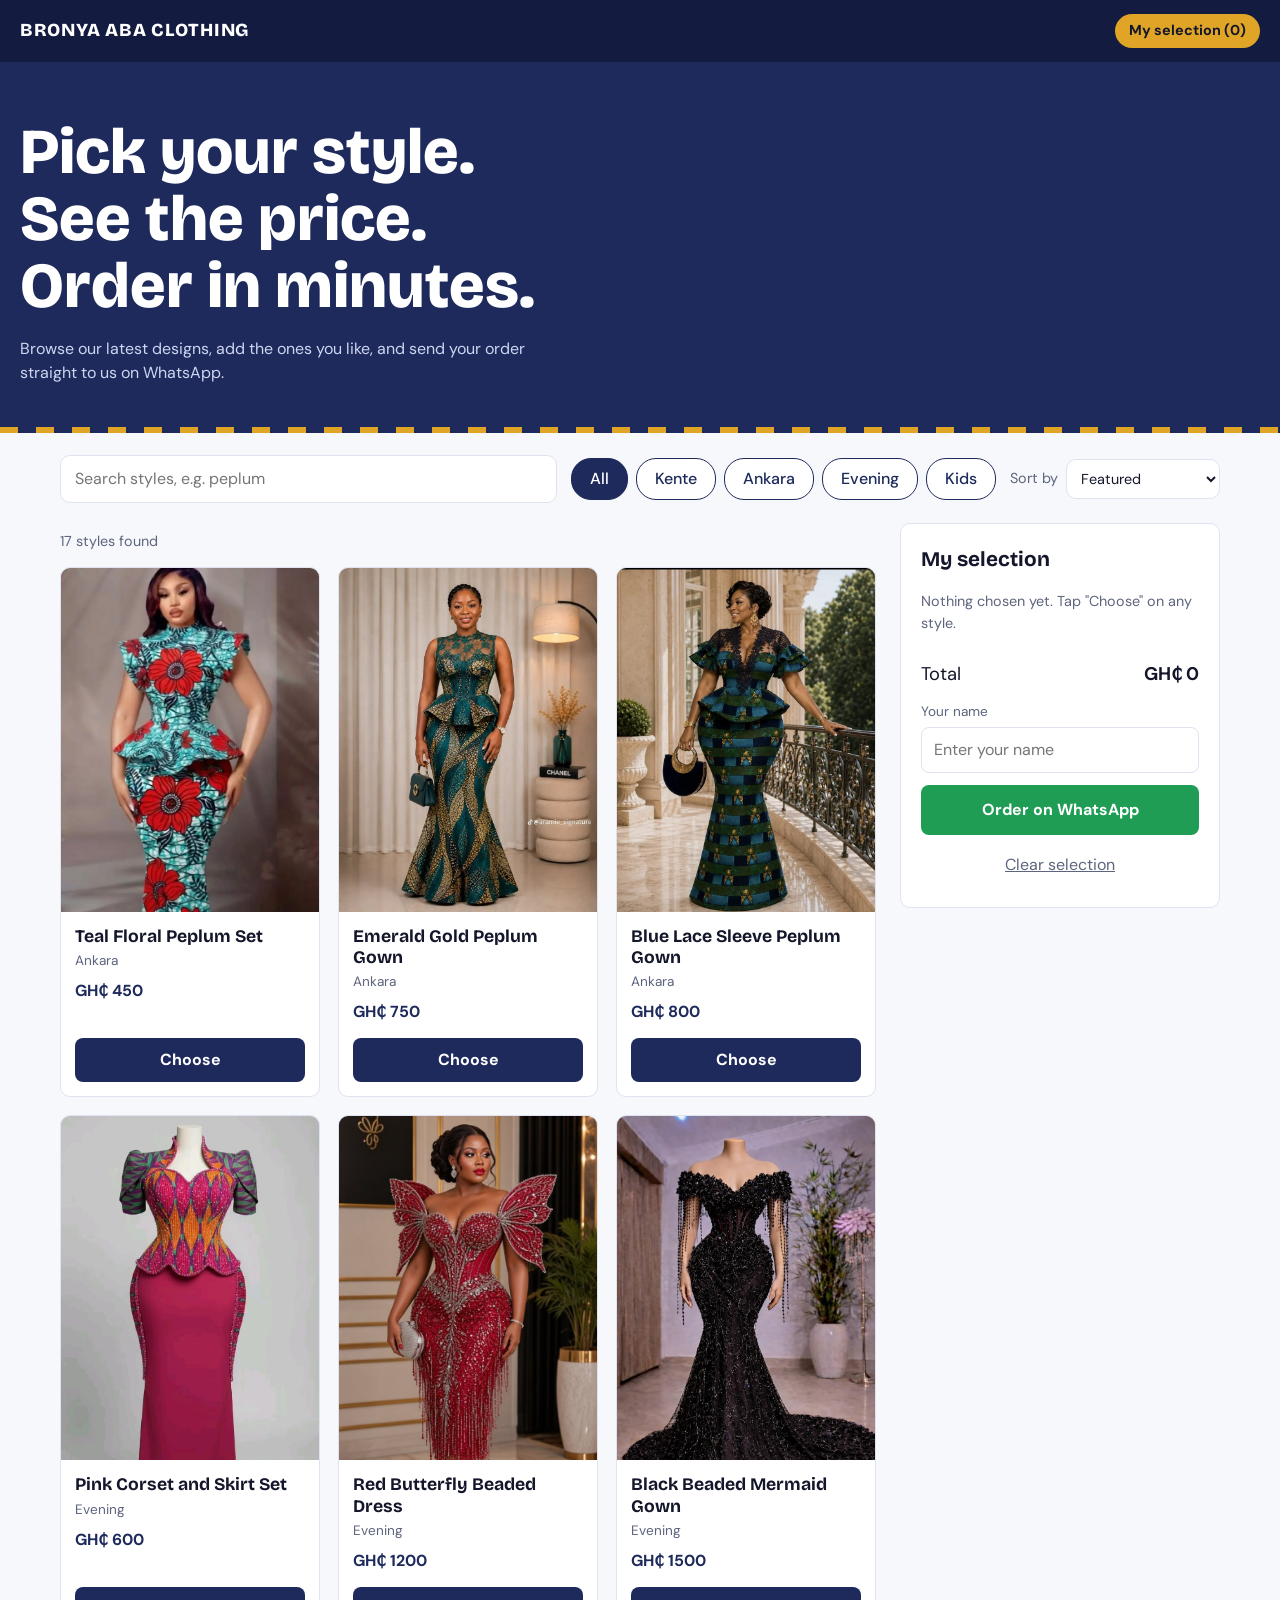
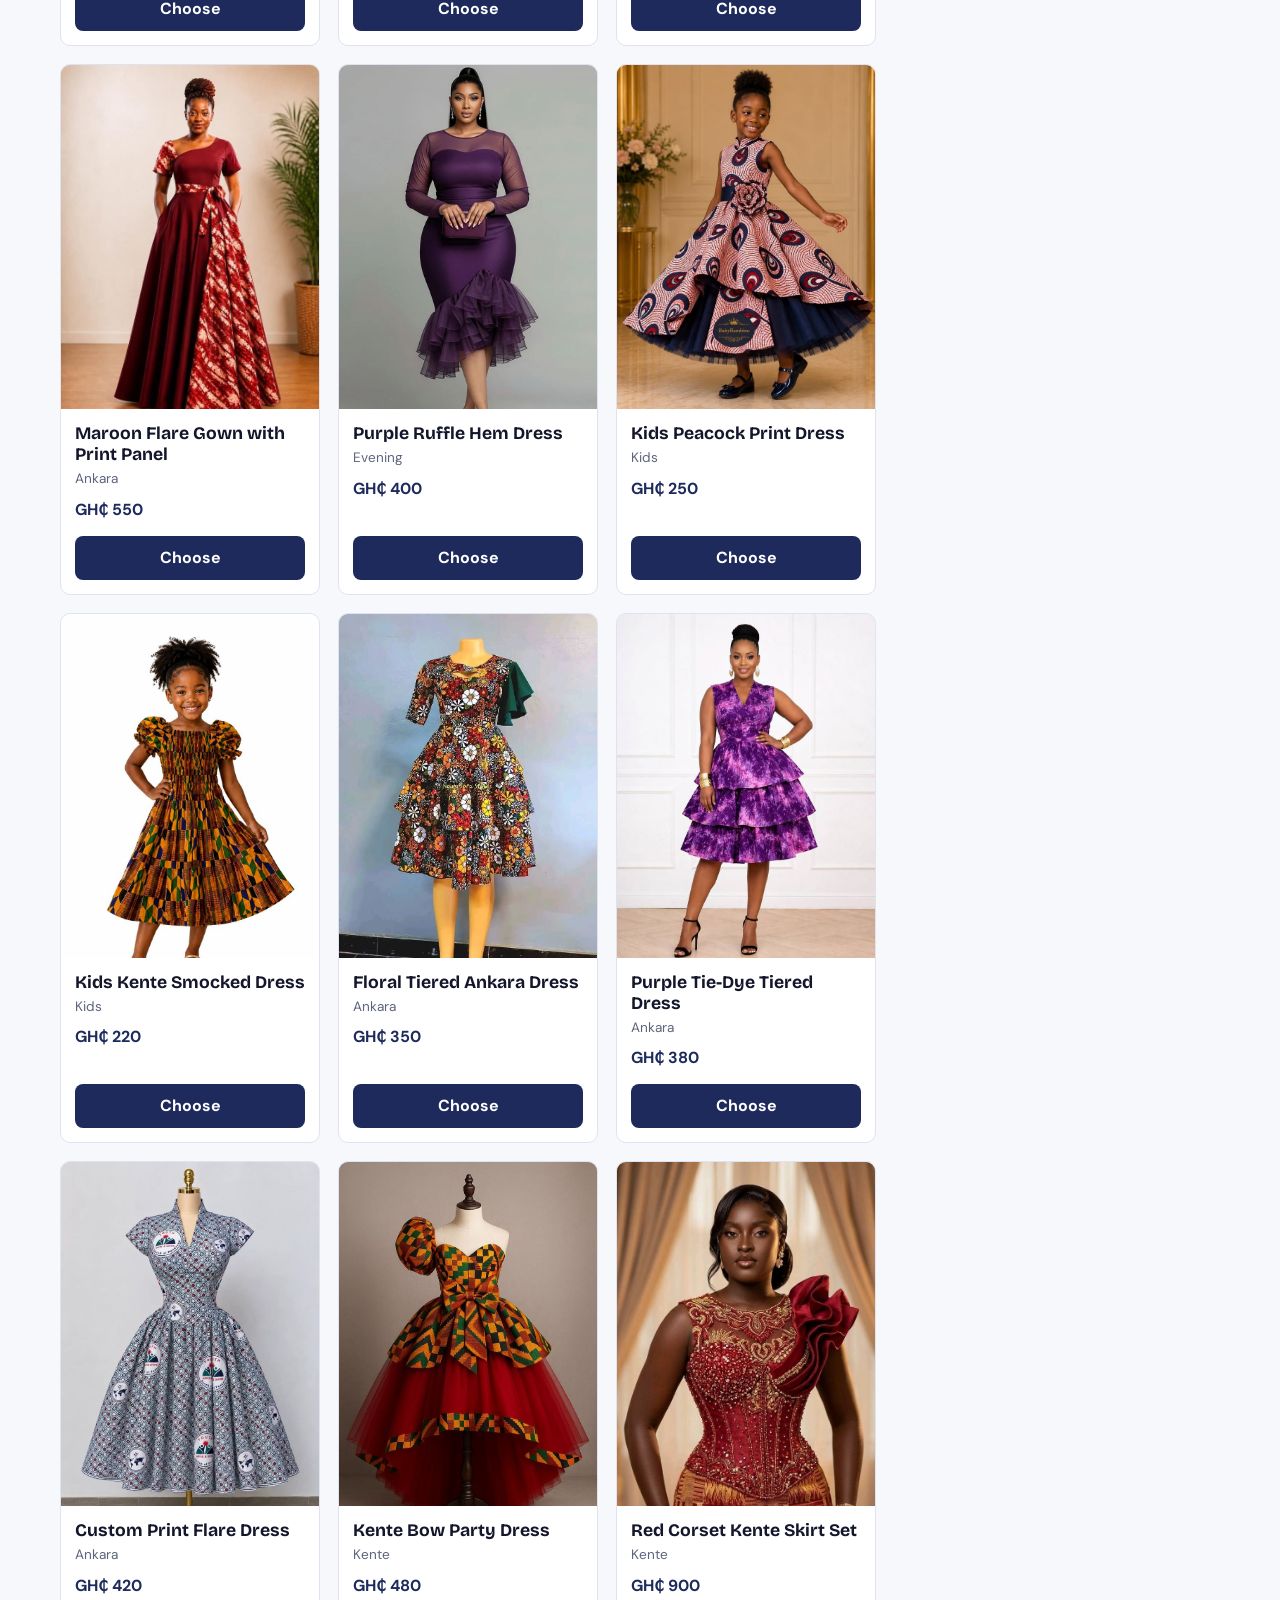
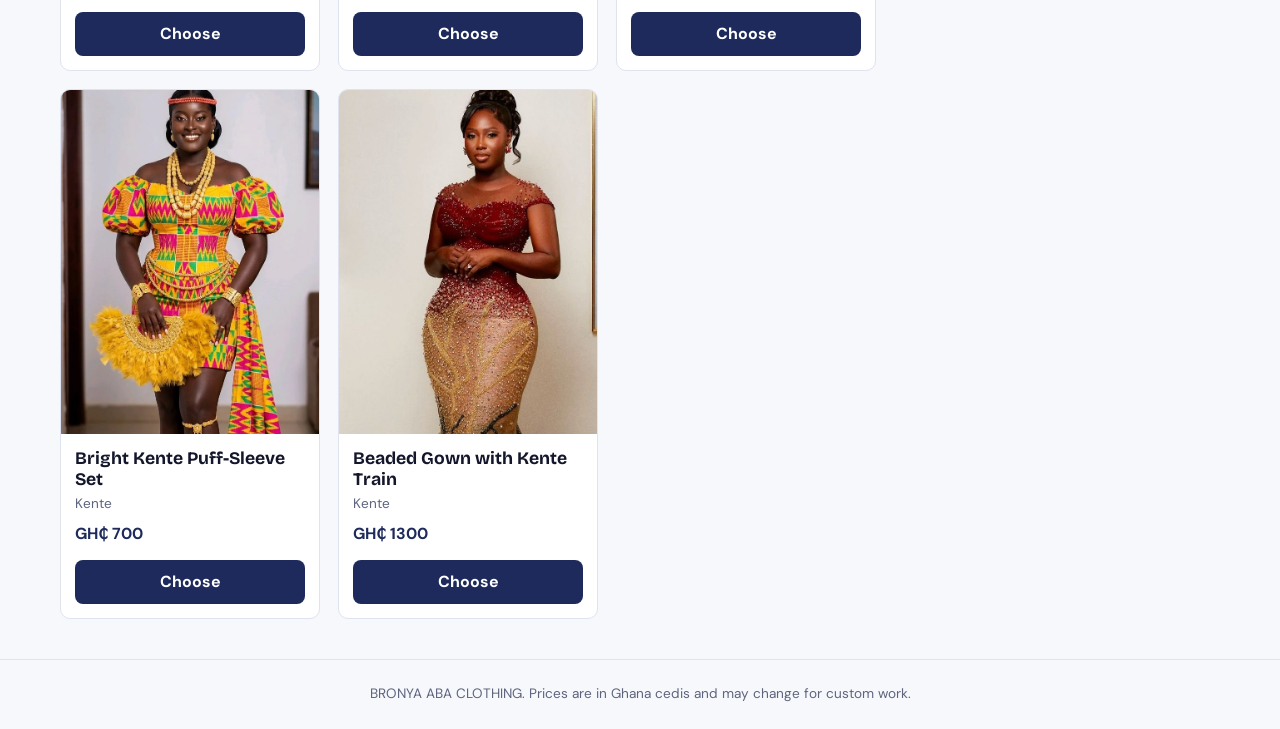
<file: index.html>
<!DOCTYPE html>
<html lang="en">
<head>
  <meta charset="UTF-8">
  <meta name="viewport" content="width=device-width, initial-scale=1.0">
  <title>BRONYA ABA CLOTHING | Choose your style</title>
  <link rel="preconnect" href="https://fonts.googleapis.com">
  <link rel="preconnect" href="https://fonts.gstatic.com" crossorigin>
  <link href="https://fonts.googleapis.com/css2?family=Bricolage+Grotesque:wght@600;800&family=DM+Sans:wght@400;500;700&display=swap" rel="stylesheet">
  <link rel="stylesheet" href="style.css">
</head>
<body>

  <header class="top">
    <a href="#" class="brand">BRONYA ABA CLOTHING</a>
    <a href="#selection" class="top-count">My selection (<span id="count">0</span>)</a>
  </header>

  <section class="hero">
    <h1>Pick your style.<br>See the price.<br>Order in minutes.</h1>
    <p>Browse our latest designs, add the ones you like, and send your order straight to us on WhatsApp.</p>
  </section>

  <section class="controls" aria-label="Find a style">
    <input type="search" id="search" placeholder="Search styles, e.g. peplum" aria-label="Search styles">

    <div class="chips" id="filters" role="group" aria-label="Category">
      <button class="chip active" data-category="all">All</button>
      <button class="chip" data-category="kente">Kente</button>
      <button class="chip" data-category="ankara">Ankara</button>
      <button class="chip" data-category="evening">Evening</button>
      <button class="chip" data-category="kids">Kids</button>
    </div>

    <label class="sort">
      Sort by
      <select id="sort">
        <option value="default">Featured</option>
        <option value="low">Price: low to high</option>
        <option value="high">Price: high to low</option>
      </select>
    </label>
  </section>

  <div class="layout">
    <main>
      <p class="result-note" id="result-note" aria-live="polite"></p>
      <div id="product-grid" class="grid"></div>
    </main>

    <aside id="selection" class="selection">
      <h2>My selection</h2>
      <ul id="selection-list" class="selection-list"></ul>
      <p class="empty" id="empty">Nothing chosen yet. Tap "Choose" on any style.</p>

      <div class="total-row">
        <span>Total</span>
        <strong>GH₵ <span id="total">0</span></strong>
      </div>

      <label class="note-label" for="customer-name">Your name</label>
      <input type="text" id="customer-name" placeholder="Enter your name">

      <button id="order-btn" class="order-btn">Order on WhatsApp</button>
      <button id="clear-btn" class="clear-btn">Clear selection</button>
    </aside>
  </div>

  <footer>
    <p>BRONYA ABA CLOTHING. Prices are in Ghana cedis and may change for custom work.</p>
  </footer>

  <script src="script.js"></script>
</body>
</html>
</file>
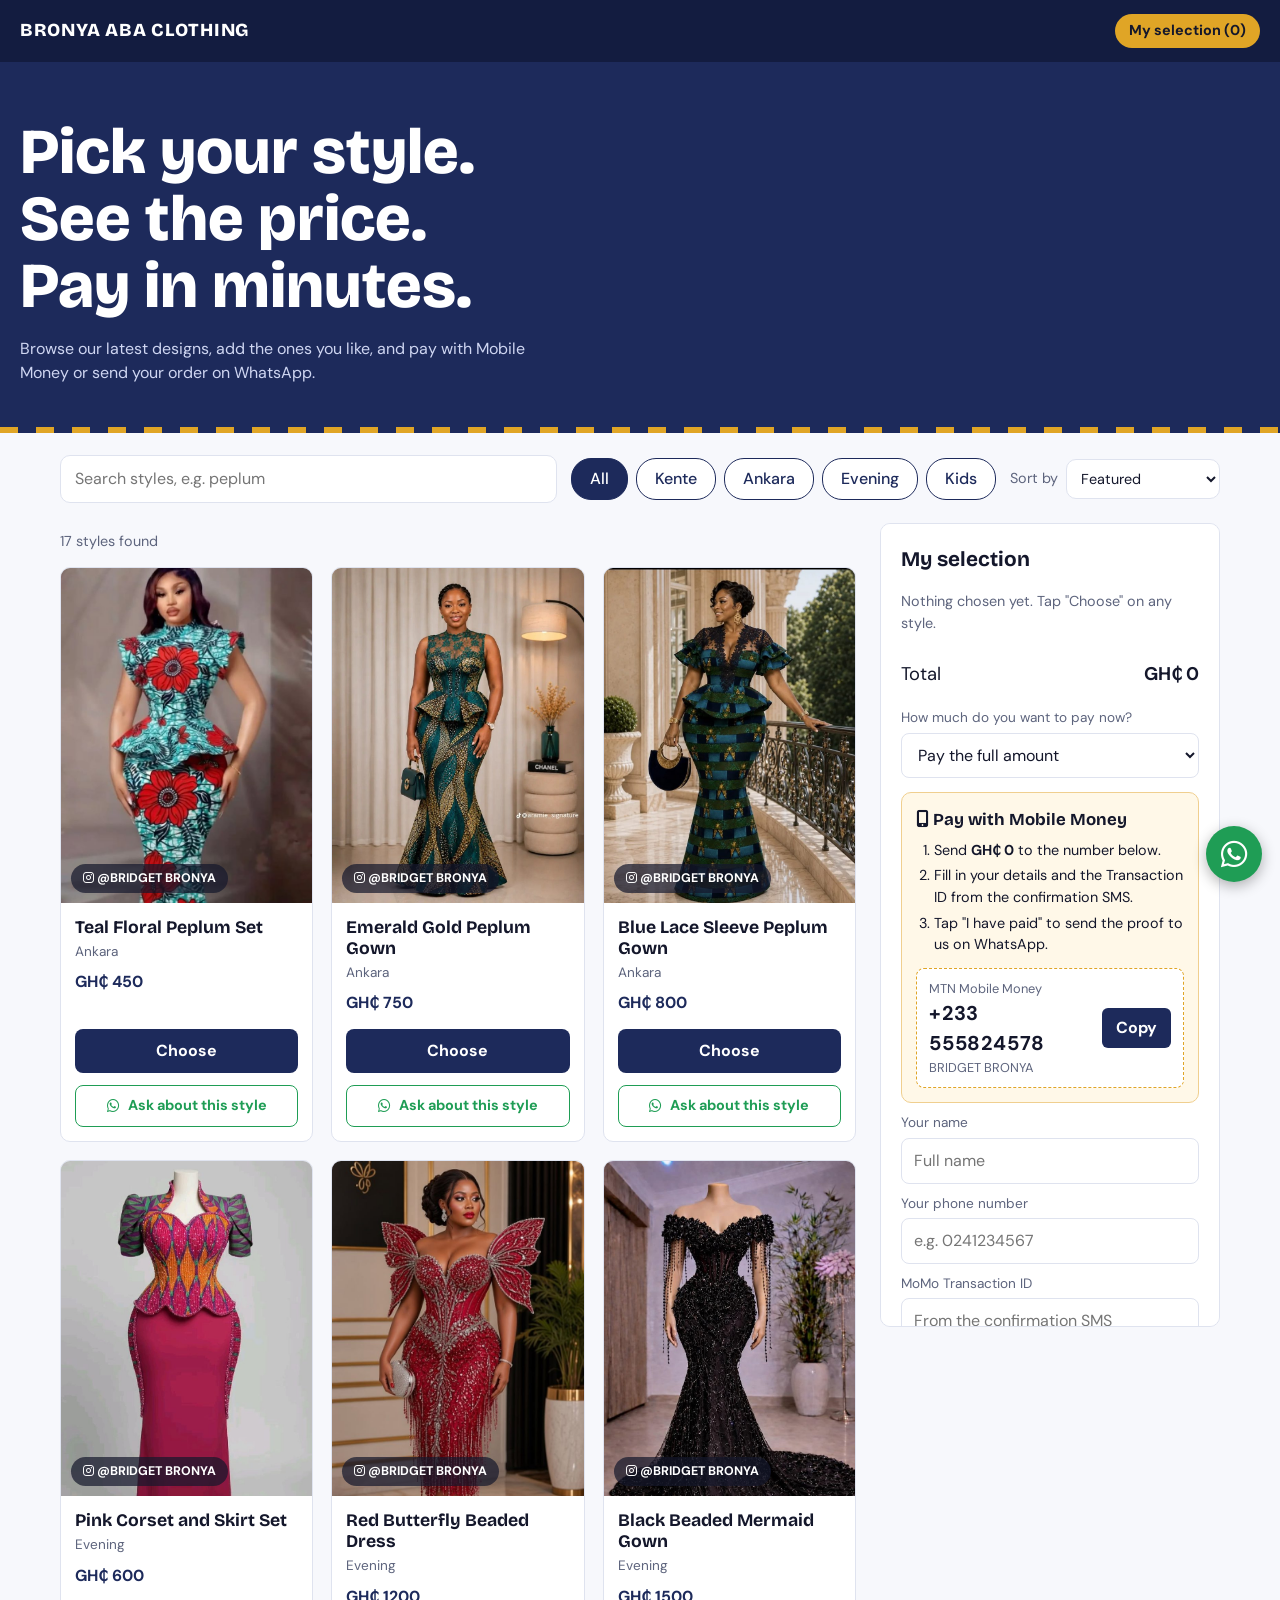
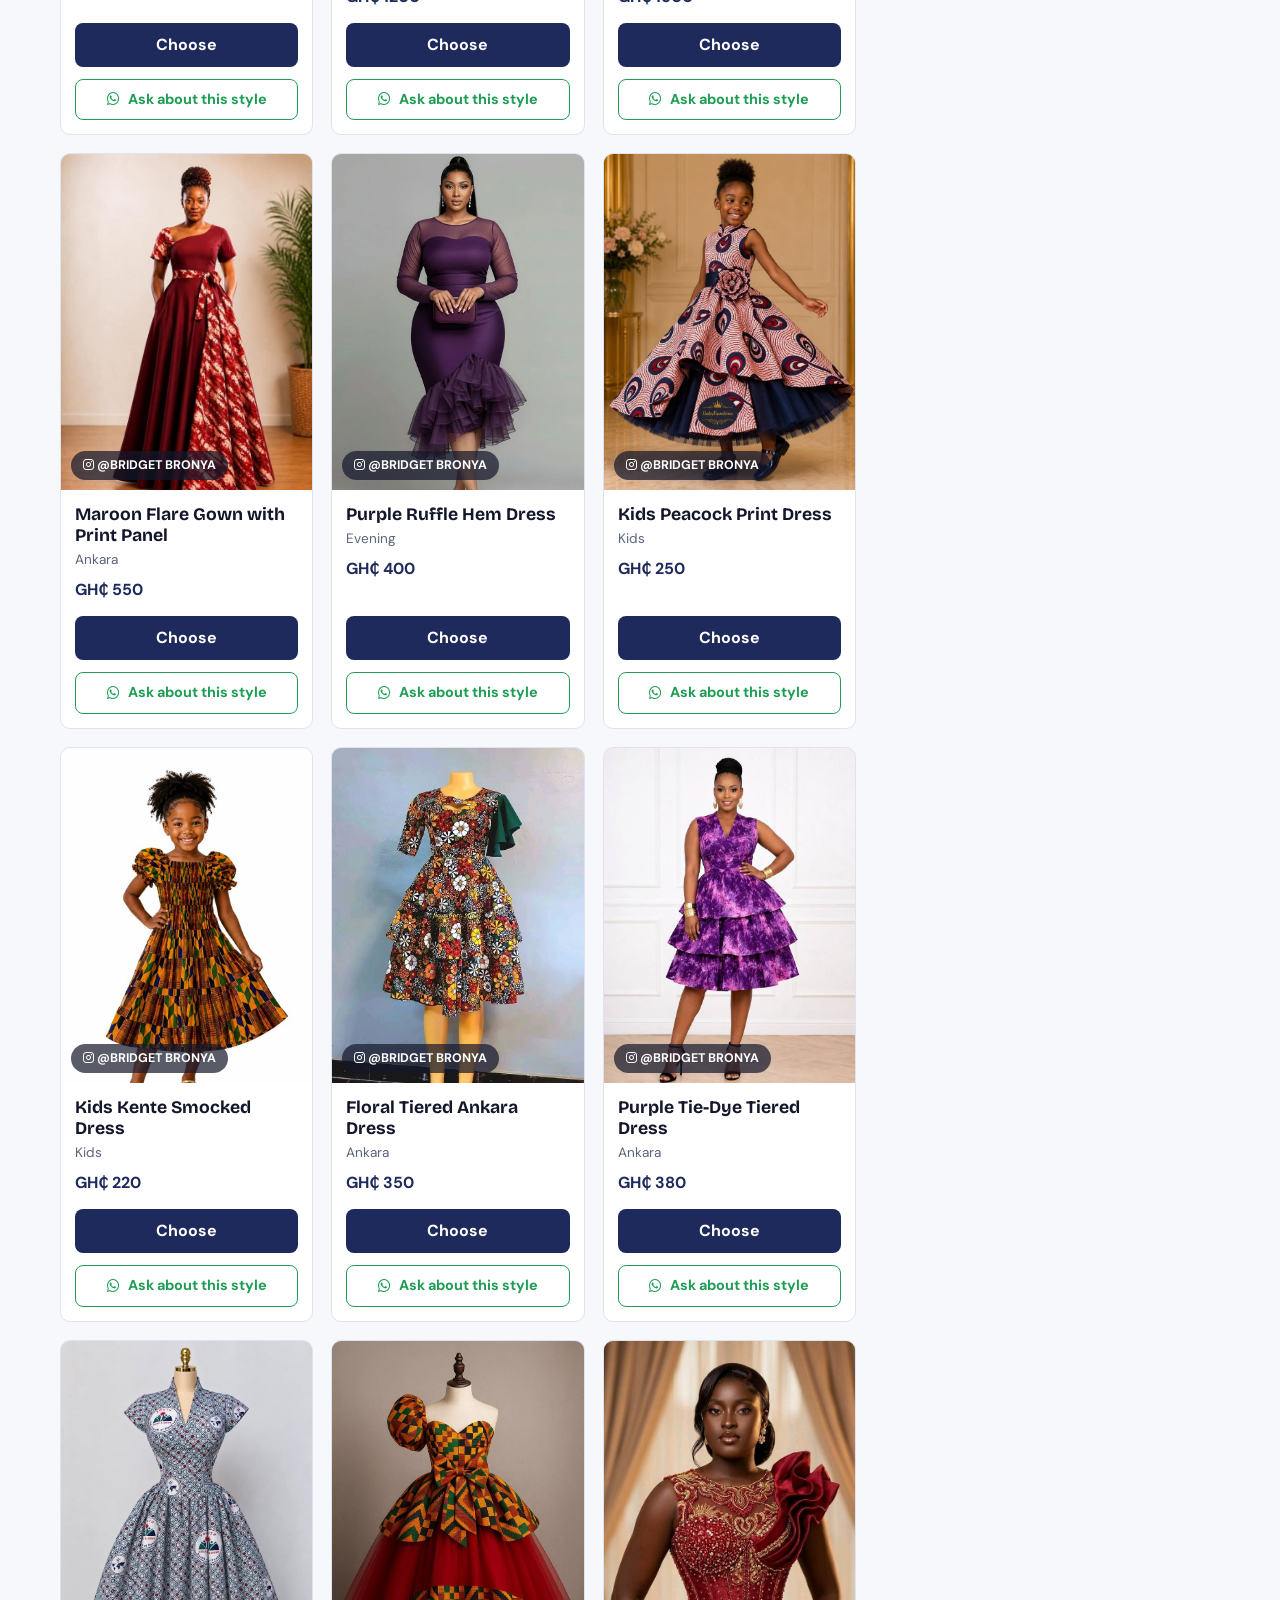
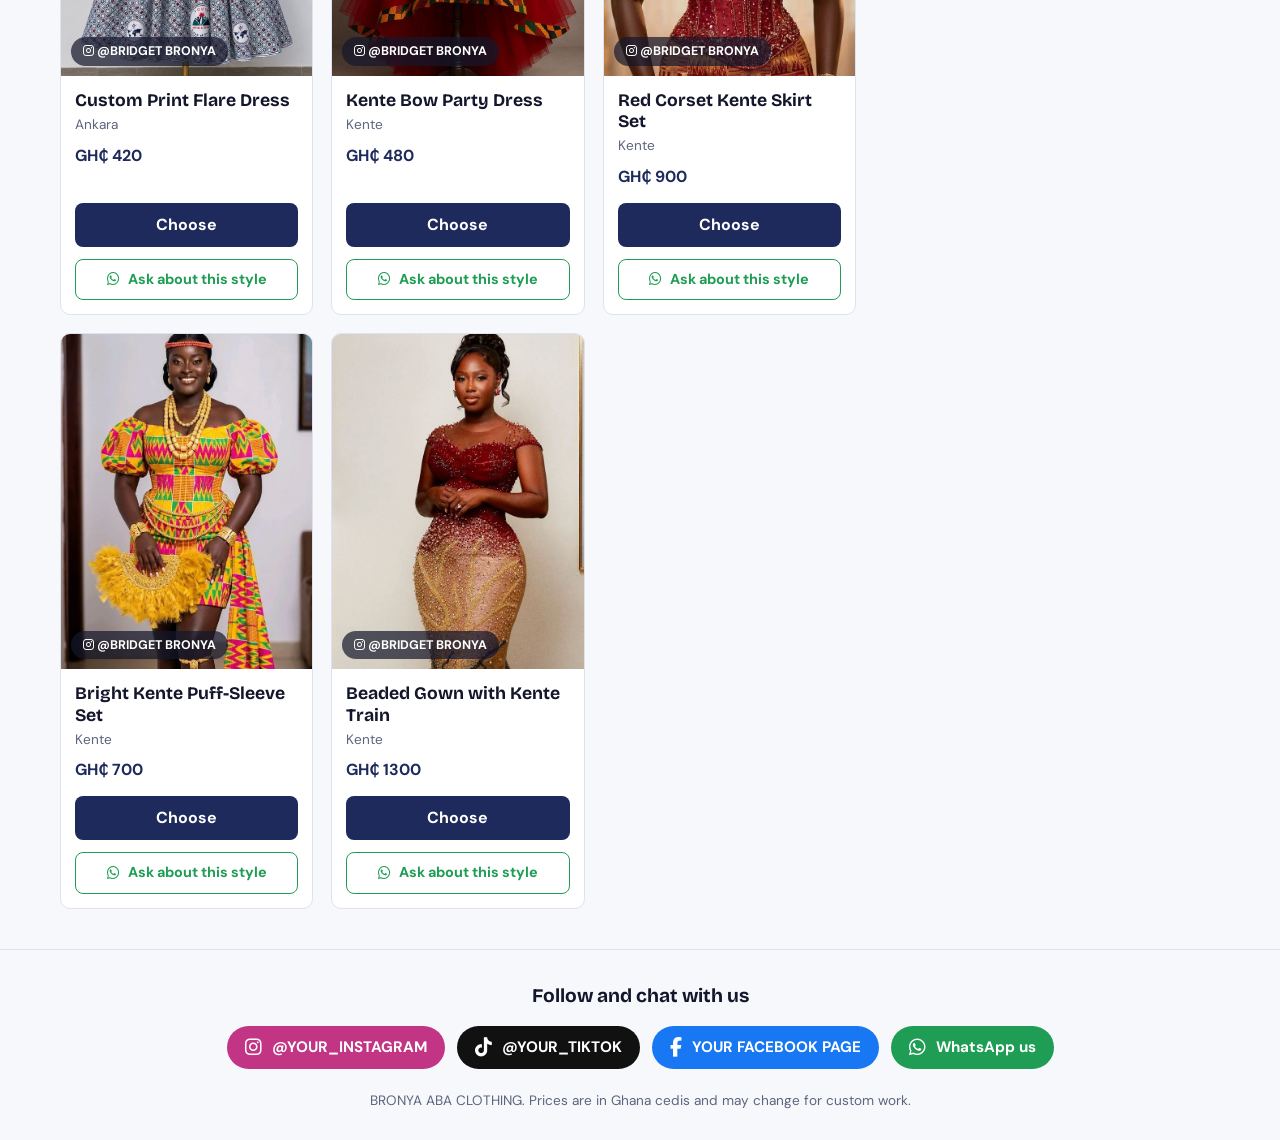
<file: BRONYA ABA CLOTHING/BRONYA ABA CLOTHING/index.html>
<!DOCTYPE html>
<html lang="en">
<head>
  <meta charset="UTF-8">
  <meta name="viewport" content="width=device-width, initial-scale=1.0">
  <title>BRONYA ABA CLOTHING | Choose your style</title>
  <meta name="description" content="BRONYA ABA CLOTHING: browse kente, ankara, evening and kids styles, see the prices, and pay with Mobile Money or order on WhatsApp.">
  <link rel="preconnect" href="https://fonts.googleapis.com">
  <link rel="preconnect" href="https://fonts.gstatic.com" crossorigin>
  <link href="https://fonts.googleapis.com/css2?family=Bricolage+Grotesque:wght@600;800&family=DM+Sans:wght@400;500;700&display=swap" rel="stylesheet">
  <link rel="stylesheet" href="https://cdnjs.cloudflare.com/ajax/libs/font-awesome/6.5.1/css/all.min.css">
  <link rel="stylesheet" href="style.css">
</head>
<body>

  <header class="top">
    <a href="#" class="brand">BRONYA ABA CLOTHING</a>
    <a href="#selection" class="top-count">My selection (<span id="count">0</span>)</a>
  </header>

  <section class="hero">
    <h1>Pick your style.<br>See the price.<br>Pay in minutes.</h1>
    <p>Browse our latest designs, add the ones you like, and pay with Mobile Money or send your order on WhatsApp.</p>
  </section>

  <section class="controls" aria-label="Find a style">
    <input type="search" id="search" placeholder="Search styles, e.g. peplum" aria-label="Search styles">

    <div class="chips" id="filters" role="group" aria-label="Category">
      <button class="chip active" data-category="all">All</button>
      <button class="chip" data-category="kente">Kente</button>
      <button class="chip" data-category="ankara">Ankara</button>
      <button class="chip" data-category="evening">Evening</button>
      <button class="chip" data-category="kids">Kids</button>
    </div>

    <label class="sort">
      Sort by
      <select id="sort">
        <option value="default">Featured</option>
        <option value="low">Price: low to high</option>
        <option value="high">Price: high to low</option>
      </select>
    </label>
  </section>

  <div class="layout">
    <main>
      <p class="result-note" id="result-note" aria-live="polite"></p>
      <div id="product-grid" class="grid"></div>
    </main>

    <aside id="selection" class="selection">
      <h2>My selection</h2>
      <ul id="selection-list" class="selection-list"></ul>
      <p class="empty" id="empty">Nothing chosen yet. Tap "Choose" on any style.</p>

      <div class="total-row">
        <span>Total</span>
        <strong>GH₵ <span id="total">0</span></strong>
      </div>

      <label class="note-label" for="pay-type">How much do you want to pay now?</label>
      <select id="pay-type" class="field">
        <option value="full">Pay the full amount</option>
        <option value="deposit">Pay a deposit</option>
      </select>

      <div class="momo-box">
        <h3><i class="fa-solid fa-mobile-screen-button"></i> Pay with Mobile Money</h3>
        <ol class="momo-steps">
          <li>Send <strong>GH₵ <span id="momo-amount">0</span></strong> to the number below.</li>
          <li>Fill in your details and the Transaction ID from the confirmation SMS.</li>
          <li>Tap "I have paid" to send the proof to us on WhatsApp.</li>
        </ol>
        <div class="momo-number">
          <div>
            <small id="momo-network"></small>
            <strong id="momo-number"></strong>
            <small id="momo-name"></small>
          </div>
          <button type="button" id="copy-btn" class="copy-btn">Copy</button>
        </div>
      </div>

      <label class="note-label" for="customer-name">Your name</label>
      <input type="text" id="customer-name" class="field" placeholder="Full name" autocomplete="name">

      <label class="note-label" for="customer-phone">Your phone number</label>
      <input type="tel" id="customer-phone" class="field" placeholder="e.g. 0241234567" autocomplete="tel">

      <label class="note-label" for="momo-ref">MoMo Transaction ID</label>
      <input type="text" id="momo-ref" class="field" placeholder="From the confirmation SMS">

      <label class="note-label" for="customer-notes">Size, measurements or delivery location</label>
      <textarea id="customer-notes" class="field" rows="3" placeholder="e.g. Size 12, deliver to Koforidua"></textarea>

      <button id="paid-btn" class="pay-btn"><i class="fa-solid fa-circle-check"></i> I have paid</button>
      <button id="order-btn" class="order-btn"><i class="fa-brands fa-whatsapp"></i> Order on WhatsApp (pay later)</button>
      <button id="clear-btn" class="clear-btn">Clear selection</button>

      <div id="pay-message" class="pay-message" hidden></div>
    </aside>
  </div>

  <footer>
    <h2 class="follow-title">Follow and chat with us</h2>

    <div class="socials">
      <a class="social instagram" href="https://www.instagram.com/YOUR_INSTAGRAM" target="_blank" rel="noopener">
        <i class="fa-brands fa-instagram"></i><span>@YOUR_INSTAGRAM</span>
      </a>
      <a class="social tiktok" href="https://www.tiktok.com/@YOUR_TIKTOK" target="_blank" rel="noopener">
        <i class="fa-brands fa-tiktok"></i><span>@YOUR_TIKTOK</span>
      </a>
      <a class="social facebook" href="https://www.facebook.com/YOUR_FACEBOOK_PAGE" target="_blank" rel="noopener">
        <i class="fa-brands fa-facebook-f"></i><span>YOUR FACEBOOK PAGE</span>
      </a>
      <a class="social whatsapp" href="https://wa.me/233555824578" target="_blank" rel="noopener">
        <i class="fa-brands fa-whatsapp"></i><span>WhatsApp us</span>
      </a>
    </div>

    <p>BRONYA ABA CLOTHING. Prices are in Ghana cedis and may change for custom work.</p>
  </footer>

  <a class="wa-float" href="https://wa.me/233555824578" target="_blank" rel="noopener" aria-label="Chat on WhatsApp">
    <i class="fa-brands fa-whatsapp"></i>
  </a>

  <script src="script.js"></script>
</body>
</html>
</file>
<file: style.css>
/* ---------- Tokens ---------- */
:root {
  --indigo: #1d2a5b;
  --indigo-dark: #131c40;
  --gold: #e0a526;
  --ink: #14172b;
  --paper: #f7f8fc;
  --white: #ffffff;
  --line: #dfe3ef;
  --muted: #5d647d;
  --whatsapp: #1f9d55;
  --radius: 10px;
}

* { box-sizing: border-box; margin: 0; padding: 0; }
html { scroll-behavior: smooth; }

body {
  font-family: "DM Sans", Arial, sans-serif;
  background: var(--paper);
  color: var(--ink);
  line-height: 1.5;
}

button, input, select { font: inherit; }
:focus-visible { outline: 3px solid var(--gold); outline-offset: 2px; }

/* ---------- Top bar ---------- */
.top {
  position: sticky;
  top: 0;
  z-index: 10;
  display: flex;
  justify-content: space-between;
  align-items: center;
  padding: 14px 20px;
  background: var(--indigo-dark);
}
.brand {
  font-family: "Bricolage Grotesque", Georgia, serif;
  font-weight: 800;
  font-size: 1.15rem;
  letter-spacing: 0.04em;
  color: var(--white);
  text-decoration: none;
}
.top-count {
  color: var(--ink);
  background: var(--gold);
  padding: 6px 14px;
  border-radius: 20px;
  font-weight: 700;
  font-size: 0.9rem;
  text-decoration: none;
}

/* ---------- Hero ---------- */
.hero {
  padding: 56px 20px 48px;
  background:
    repeating-linear-gradient(90deg, var(--gold) 0 18px, transparent 18px 36px) bottom / 100% 6px no-repeat,
    var(--indigo);
  color: var(--white);
}
.hero h1 {
  font-family: "Bricolage Grotesque", Georgia, serif;
  font-weight: 800;
  font-size: clamp(2.2rem, 7vw, 4rem);
  line-height: 1.05;
  max-width: 14ch;
}
.hero p {
  margin-top: 18px;
  max-width: 46ch;
  color: #cfd6f2;
}

/* ---------- Controls ---------- */
.controls {
  display: flex;
  flex-wrap: wrap;
  gap: 14px;
  align-items: center;
  padding: 22px 20px 8px;
  max-width: 1200px;
  margin: 0 auto;
}
#search {
  flex: 1 1 240px;
  padding: 11px 14px;
  border: 1px solid var(--line);
  border-radius: var(--radius);
  background: var(--white);
}
.chips { display: flex; flex-wrap: wrap; gap: 8px; }
.chip {
  padding: 8px 18px;
  border: 1px solid var(--indigo);
  background: var(--white);
  color: var(--indigo);
  border-radius: 20px;
  cursor: pointer;
  font-weight: 500;
}
.chip.active { background: var(--indigo); color: var(--white); }
.sort { display: flex; align-items: center; gap: 8px; color: var(--muted); font-size: 0.9rem; }
.sort select {
  padding: 9px 10px;
  border: 1px solid var(--line);
  border-radius: var(--radius);
  background: var(--white);
  color: var(--ink);
}

/* ---------- Layout ---------- */
.layout {
  display: grid;
  grid-template-columns: 1fr 320px;
  gap: 24px;
  max-width: 1200px;
  margin: 0 auto;
  padding: 12px 20px 40px;
  align-items: start;
}
.result-note { color: var(--muted); font-size: 0.9rem; margin: 8px 0 14px; }

/* ---------- Product grid ---------- */
.grid {
  display: grid;
  grid-template-columns: repeat(auto-fill, minmax(230px, 1fr));
  gap: 18px;
}
.card {
  background: var(--white);
  border: 1px solid var(--line);
  border-radius: var(--radius);
  overflow: hidden;
  display: flex;
  flex-direction: column;
}
.photo {
  display: block;
  width: 100%;
  aspect-ratio: 3 / 4;
  object-fit: cover;
  object-position: top center;
  background: var(--line);
}

.card-info { padding: 14px; display: flex; flex-direction: column; gap: 4px; flex: 1; }
.card-info h3 {
  font-family: "Bricolage Grotesque", Georgia, serif;
  font-size: 1.1rem;
  line-height: 1.2;
}
.category { color: var(--muted); font-size: 0.85rem; text-transform: capitalize; }
.price { font-weight: 700; color: var(--indigo); margin: 4px 0 10px; }
.choose-btn {
  margin-top: auto;
  padding: 10px;
  border: none;
  border-radius: 8px;
  background: var(--indigo);
  color: var(--white);
  cursor: pointer;
  font-weight: 700;
}
.choose-btn:hover { background: var(--indigo-dark); }

/* ---------- Selection panel ---------- */
.selection {
  position: sticky;
  top: 76px;
  background: var(--white);
  border: 1px solid var(--line);
  border-radius: var(--radius);
  padding: 20px;
}
.selection h2 {
  font-family: "Bricolage Grotesque", Georgia, serif;
  font-size: 1.3rem;
  margin-bottom: 10px;
}
.selection-list { list-style: none; }
.selection-list li {
  display: flex;
  justify-content: space-between;
  align-items: center;
  gap: 8px;
  padding: 10px 0;
  border-bottom: 1px solid var(--line);
  font-size: 0.95rem;
}
.sel-name { flex: 1; }
.sel-name small { display: block; color: var(--muted); }
.qty { display: flex; align-items: center; gap: 6px; }
.qty button {
  width: 26px;
  height: 26px;
  border: 1px solid var(--line);
  background: var(--paper);
  border-radius: 6px;
  cursor: pointer;
}
.empty { color: var(--muted); font-size: 0.9rem; padding: 6px 0 12px; }
.empty.hidden { display: none; }

.total-row {
  display: flex;
  justify-content: space-between;
  font-size: 1.15rem;
  padding: 14px 0;
}
.note-label { display: block; font-size: 0.85rem; color: var(--muted); margin-bottom: 4px; }
#customer-name {
  width: 100%;
  padding: 10px 12px;
  border: 1px solid var(--line);
  border-radius: 8px;
  margin-bottom: 12px;
}
.order-btn {
  width: 100%;
  padding: 13px;
  border: none;
  border-radius: 8px;
  background: var(--whatsapp);
  color: var(--white);
  font-weight: 700;
  cursor: pointer;
}
.order-btn:hover { filter: brightness(0.92); }
.clear-btn {
  width: 100%;
  margin-top: 8px;
  padding: 10px;
  border: none;
  background: transparent;
  color: var(--muted);
  cursor: pointer;
  text-decoration: underline;
}

footer {
  padding: 24px 20px;
  text-align: center;
  color: var(--muted);
  font-size: 0.85rem;
  border-top: 1px solid var(--line);
}

/* ---------- Mobile ---------- */
@media (max-width: 860px) {
  .layout { grid-template-columns: 1fr; }
  .selection { position: static; }
}

@media (prefers-reduced-motion: reduce) {
  html { scroll-behavior: auto; }
}
</file>
<file: BRONYA ABA CLOTHING/BRONYA ABA CLOTHING/style.css>
/* ---------- Tokens ---------- */
:root {
  --indigo: #1d2a5b;
  --indigo-dark: #131c40;
  --gold: #e0a526;
  --ink: #14172b;
  --paper: #f7f8fc;
  --white: #ffffff;
  --line: #dfe3ef;
  --muted: #5d647d;
  --whatsapp: #1f9d55;
  --radius: 10px;
}

* { box-sizing: border-box; margin: 0; padding: 0; }
html { scroll-behavior: smooth; }

body {
  font-family: "DM Sans", Arial, sans-serif;
  background: var(--paper);
  color: var(--ink);
  line-height: 1.5;
}

button, input, select, textarea { font: inherit; }
:focus-visible { outline: 3px solid var(--gold); outline-offset: 2px; }

/* ---------- Top bar ---------- */
.top {
  position: sticky;
  top: 0;
  z-index: 10;
  display: flex;
  justify-content: space-between;
  align-items: center;
  padding: 14px 20px;
  background: var(--indigo-dark);
}
.brand {
  font-family: "Bricolage Grotesque", Georgia, serif;
  font-weight: 800;
  font-size: 1.15rem;
  letter-spacing: 0.04em;
  color: var(--white);
  text-decoration: none;
}
.top-count {
  color: var(--ink);
  background: var(--gold);
  padding: 6px 14px;
  border-radius: 20px;
  font-weight: 700;
  font-size: 0.9rem;
  text-decoration: none;
}

/* ---------- Hero ---------- */
.hero {
  padding: 56px 20px 48px;
  background:
    repeating-linear-gradient(90deg, var(--gold) 0 18px, transparent 18px 36px) bottom / 100% 6px no-repeat,
    var(--indigo);
  color: var(--white);
}
.hero h1 {
  font-family: "Bricolage Grotesque", Georgia, serif;
  font-weight: 800;
  font-size: clamp(2.2rem, 7vw, 4rem);
  line-height: 1.05;
  max-width: 14ch;
}
.hero p {
  margin-top: 18px;
  max-width: 46ch;
  color: #cfd6f2;
}

/* ---------- Controls ---------- */
.controls {
  display: flex;
  flex-wrap: wrap;
  gap: 14px;
  align-items: center;
  padding: 22px 20px 8px;
  max-width: 1200px;
  margin: 0 auto;
}
#search {
  flex: 1 1 240px;
  padding: 11px 14px;
  border: 1px solid var(--line);
  border-radius: var(--radius);
  background: var(--white);
}
.chips { display: flex; flex-wrap: wrap; gap: 8px; }
.chip {
  padding: 8px 18px;
  border: 1px solid var(--indigo);
  background: var(--white);
  color: var(--indigo);
  border-radius: 20px;
  cursor: pointer;
  font-weight: 500;
}
.chip.active { background: var(--indigo); color: var(--white); }
.sort { display: flex; align-items: center; gap: 8px; color: var(--muted); font-size: 0.9rem; }
.sort select {
  padding: 9px 10px;
  border: 1px solid var(--line);
  border-radius: var(--radius);
  background: var(--white);
  color: var(--ink);
}

/* ---------- Layout ---------- */
.layout {
  display: grid;
  grid-template-columns: 1fr 340px;
  gap: 24px;
  max-width: 1200px;
  margin: 0 auto;
  padding: 12px 20px 40px;
  align-items: start;
}
.result-note { color: var(--muted); font-size: 0.9rem; margin: 8px 0 14px; }

/* ---------- Product grid ---------- */
.grid {
  display: grid;
  grid-template-columns: repeat(auto-fill, minmax(230px, 1fr));
  gap: 18px;
}
.card {
  background: var(--white);
  border: 1px solid var(--line);
  border-radius: var(--radius);
  overflow: hidden;
  display: flex;
  flex-direction: column;
}
.photo-wrap { position: relative; }
.photo {
  display: block;
  width: 100%;
  aspect-ratio: 3 / 4;
  object-fit: cover;
  object-position: top center;
  background: var(--line);
}
.handle {
  position: absolute;
  left: 10px;
  bottom: 10px;
  padding: 5px 12px;
  border-radius: 20px;
  background: rgba(20, 23, 43, 0.7);
  color: var(--white);
  font-size: 0.78rem;
  font-weight: 700;
}

.card-info { padding: 14px; display: flex; flex-direction: column; gap: 4px; flex: 1; }
.card-info h3 {
  font-family: "Bricolage Grotesque", Georgia, serif;
  font-size: 1.1rem;
  line-height: 1.2;
}
.category { color: var(--muted); font-size: 0.85rem; text-transform: capitalize; }
.price { font-weight: 700; color: var(--indigo); margin: 4px 0 10px; }
.choose-btn {
  margin-top: auto;
  padding: 10px;
  border: none;
  border-radius: 8px;
  background: var(--indigo);
  color: var(--white);
  cursor: pointer;
  font-weight: 700;
}
.choose-btn:hover { background: var(--indigo-dark); }
.ask-link {
  display: flex;
  align-items: center;
  justify-content: center;
  gap: 8px;
  margin-top: 8px;
  padding: 9px;
  border: 1px solid var(--whatsapp);
  border-radius: 8px;
  color: var(--whatsapp);
  text-decoration: none;
  font-weight: 700;
  font-size: 0.9rem;
}
.ask-link:hover { background: var(--whatsapp); color: var(--white); }

/* ---------- Selection and checkout panel ---------- */
.selection {
  position: sticky;
  top: 76px;
  background: var(--white);
  border: 1px solid var(--line);
  border-radius: var(--radius);
  padding: 20px;
  max-height: calc(100vh - 96px);
  overflow-y: auto;
}
.selection h2 {
  font-family: "Bricolage Grotesque", Georgia, serif;
  font-size: 1.3rem;
  margin-bottom: 10px;
}
.selection-list { list-style: none; }
.selection-list li {
  display: flex;
  justify-content: space-between;
  align-items: center;
  gap: 8px;
  padding: 10px 0;
  border-bottom: 1px solid var(--line);
  font-size: 0.95rem;
}
.sel-name { flex: 1; }
.sel-name small { display: block; color: var(--muted); }
.qty { display: flex; align-items: center; gap: 6px; }
.qty button {
  width: 26px;
  height: 26px;
  border: 1px solid var(--line);
  background: var(--paper);
  border-radius: 6px;
  cursor: pointer;
}
.empty { color: var(--muted); font-size: 0.9rem; padding: 6px 0 12px; }
.empty.hidden { display: none; }

.total-row {
  display: flex;
  justify-content: space-between;
  font-size: 1.15rem;
  padding: 14px 0 10px;
}

.note-label { display: block; font-size: 0.85rem; color: var(--muted); margin: 10px 0 4px; }
.field {
  width: 100%;
  padding: 10px 12px;
  border: 1px solid var(--line);
  border-radius: 8px;
  background: var(--white);
  color: var(--ink);
}
textarea.field { resize: vertical; }

/* ---------- Mobile Money box ---------- */
.momo-box {
  margin: 14px 0 4px;
  padding: 14px;
  border: 1px solid #f0cf8f;
  border-radius: 10px;
  background: #fff8e8;
}
.momo-box h3 {
  font-family: "Bricolage Grotesque", Georgia, serif;
  font-size: 1.05rem;
  margin-bottom: 8px;
}
.momo-steps {
  padding-left: 18px;
  font-size: 0.9rem;
  margin-bottom: 12px;
}
.momo-steps li { margin-bottom: 4px; }
.momo-number {
  display: flex;
  justify-content: space-between;
  align-items: center;
  gap: 10px;
  padding: 10px 12px;
  border-radius: 8px;
  background: var(--white);
  border: 1px dashed var(--gold);
}
.momo-number div { display: flex; flex-direction: column; }
.momo-number strong { font-size: 1.25rem; letter-spacing: 0.04em; }
.momo-number small { color: var(--muted); font-size: 0.8rem; }
.copy-btn {
  padding: 8px 14px;
  border: none;
  border-radius: 6px;
  background: var(--indigo);
  color: var(--white);
  font-weight: 700;
  cursor: pointer;
}

/* ---------- Buttons and messages ---------- */
.pay-btn,
.order-btn {
  display: flex;
  align-items: center;
  justify-content: center;
  gap: 8px;
  width: 100%;
  margin-top: 14px;
  padding: 13px;
  border: none;
  border-radius: 8px;
  color: var(--white);
  font-weight: 700;
  cursor: pointer;
  text-decoration: none;
}
.pay-btn { background: var(--indigo); }
.pay-btn:hover { background: var(--indigo-dark); }
.order-btn { background: var(--whatsapp); margin-top: 10px; }
.order-btn:hover { filter: brightness(0.92); }
.clear-btn {
  width: 100%;
  margin-top: 8px;
  padding: 10px;
  border: none;
  background: transparent;
  color: var(--muted);
  cursor: pointer;
  text-decoration: underline;
}

.pay-message {
  margin-top: 14px;
  padding: 14px;
  border-radius: 8px;
  font-size: 0.92rem;
  background: #e7f6ee;
  border: 1px solid #9fd8b8;
}
.pay-message[hidden] { display: none; }
.pay-message.warn { background: #fff4e0; border-color: #f0cf8f; }
.pay-message.error { background: #fdeaea; border-color: #f0a8a8; }

/* ---------- Footer and social media ---------- */
footer {
  padding: 32px 20px 28px;
  text-align: center;
  color: var(--muted);
  font-size: 0.85rem;
  border-top: 1px solid var(--line);
}
.follow-title {
  font-family: "Bricolage Grotesque", Georgia, serif;
  font-size: 1.2rem;
  color: var(--ink);
  margin-bottom: 16px;
}
.socials {
  display: flex;
  flex-wrap: wrap;
  justify-content: center;
  gap: 12px;
  margin-bottom: 22px;
}
.social {
  display: inline-flex;
  align-items: center;
  gap: 10px;
  padding: 10px 18px;
  border-radius: 30px;
  color: var(--white);
  text-decoration: none;
  font-weight: 700;
  font-size: 0.95rem;
}
.social i { font-size: 1.2rem; }
.social:hover { filter: brightness(0.9); }
.social.instagram { background: #c13584; }
.social.tiktok { background: #111111; }
.social.facebook { background: #1877f2; }
.social.whatsapp { background: var(--whatsapp); }

/* Floating WhatsApp button */
.wa-float {
  position: fixed;
  right: 18px;
  bottom: 18px;
  z-index: 20;
  width: 56px;
  height: 56px;
  display: flex;
  align-items: center;
  justify-content: center;
  border-radius: 50%;
  background: var(--whatsapp);
  color: var(--white);
  font-size: 1.9rem;
  text-decoration: none;
  box-shadow: 0 4px 14px rgba(0, 0, 0, 0.3);
}

/* ---------- Mobile ---------- */
@media (max-width: 860px) {
  .layout { grid-template-columns: 1fr; }
  .selection { position: static; max-height: none; overflow: visible; }
}

@media (prefers-reduced-motion: reduce) {
  html { scroll-behavior: auto; }
}
</file>
